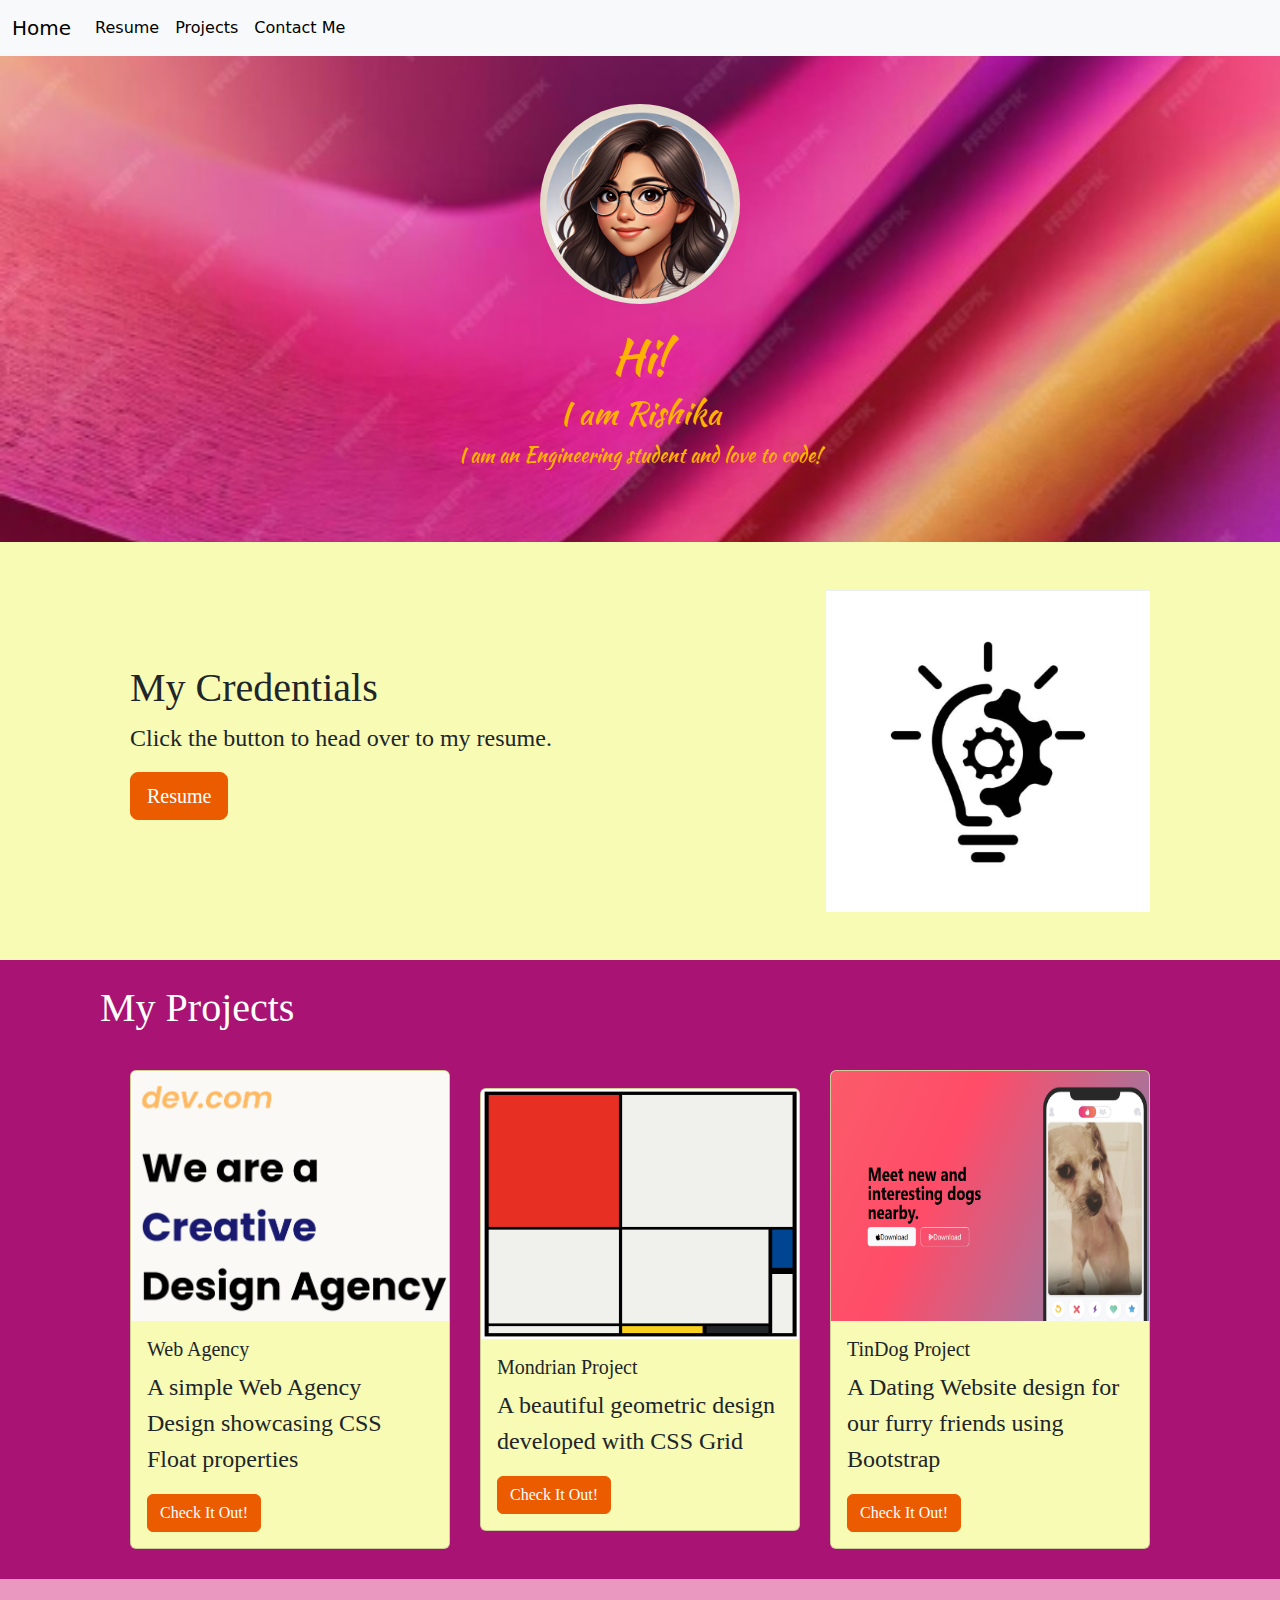
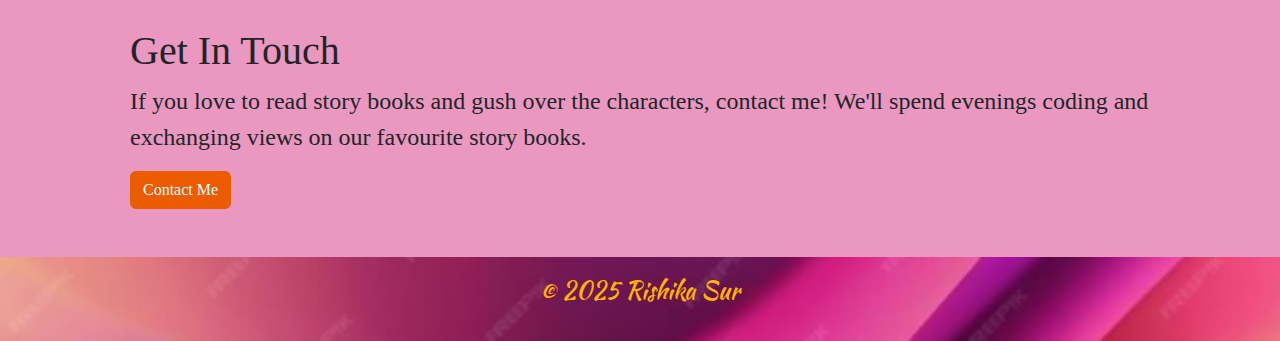
<file: index.html>
<!DOCTYPE html>
<html lang = "en">
    <head>
        <meta charset = "UTF-8">
        <title>Title</title>
        <link href="https://cdn.jsdelivr.net/npm/bootstrap@5.3.3/dist/css/bootstrap.min.css" rel="stylesheet" integrity="sha384-QWTKZyjpPEjISv5WaRU9OFeRpok6YctnYmDr5pNlyT2bRjXh0JMhjY6hW+ALEwIH" crossorigin="anonymous">
        <link rel="preconnect" href="https://fonts.googleapis.com">
        <link rel="preconnect" href="https://fonts.gstatic.com" crossorigin>
        <link href="https://fonts.googleapis.com/css2?family=Kaushan+Script&display=swap" rel="stylesheet">
        <link href="./style.css" rel="stylesheet"/>
    </head>
    <body>
        <section id="navbar">
          <nav class="navbar navbar-expand-lg bg-body-tertiary">
            <div class="container-fluid">
              <a class="navbar-brand" href="#title">Home</a>
              <button class="navbar-toggler" type="button" data-bs-toggle="collapse" data-bs-target="#navbarSupportedContent" aria-controls="navbarSupportedContent" aria-expanded="false" aria-label="Toggle navigation">
                <span class="navbar-toggler-icon"></span>
              </button>
              <div class="collapse navbar-collapse" id="navbarSupportedContent">
                <ul class="navbar-nav me-auto mb-2 mb-lg-0">
                  <li class="nav-item">
                    <a class="nav-link active" aria-current="page" href="#resume">Resume</a>
                  </li>
                  <li class="nav-item">
                    <a class="nav-link active" href="#project">Projects</a>
                  </li>
                  <li class="nav-item">
                    <a class="nav-link active" href="#contact">Contact Me</a>
                  </li>
                </ul>
              </div>
            </div>
          </nav>

          <script src="https://cdn.jsdelivr.net/npm/bootstrap@5.3.3/dist/js/bootstrap.bundle.min.js" integrity="sha384-YvpcrYf0tY3lHB60NNkmXc5s9fDVZLESaAA55NDzOxhy9GkcIdslK1eN7N6jIeHz" crossorigin="anonymous"></script>
        </section>
        <section id="title">
            <div class="px-4 py-5  text-center">
                <img class="d-block mx-auto mb-4 profile-pic" src="./Profile Pic.webp" alt="Young woman with glasses" width="200" height="200">
                <h1 class="display-5">Hi!</h1>
                <div class="col-lg-6 mx-auto">
                    <h2>I am Rishika</h2>
                    <p class="lead mb-4">I am an Engineering student and love to code!</p>
                </div>
              </div>
        </section>
        <section id="non-title">
          <section id="resume">
            <div class="container">
              <div class="row align-items-center text-center text-lg-start p-5">
                <!-- Left Column -->
                <div class="col-md-8 pb-5 left">
                  <h1>My Credentials</h1>
                  <p class="fw-light">
                    Click the button to head over to my resume.
                  </p>
                  <a href="./Resume/resume.html" class="btn btn-primary btn-lg">
                    Resume
                  </a>
                </div>
          
                <!-- Right Column -->
                <div class="col-md-4">
                  <img src="./skills-logo.png" alt="skills-logo" class="img-fluid mx-auto d-block d-lg-inline" height="300" />
                </div>
              </div>
            </div>
          </section>
          
          <section id="project">
            <h1 class="container pt-4 text-sm-center text-lg-start" style="padding-left: 30px;">My Projects</h1>
            <div class="d-flex flex-sm-column flex-md-row justify-content-center align-items-center">
              <div class="card" style="width: 20rem;">
                <img src="./Web_Agency/Web_Agency_ss.png" class="card-img-top" alt="Web_Agency_ss" height="250">
                <div class="card-body">
                  <h5 class="card-title">Web Agency</h5>
                  <p class="card-text">A simple Web Agency Design showcasing CSS Float properties</p>
                  <a href="./Web_Agency/Web_Agency.html" class="btn btn-primary">Check It Out!</a>
                </div>
              </div>
              <div class="card" style="width: 20rem;">
                <img src="./Mondrian/Mondrian_ss.png" class="card-img-top" alt="Mondrian_ss" height="250">
                <div class="card-body">
                  <h5 class="card-title">Mondrian Project</h5>
                  <p class="card-text">A beautiful geometric design developed with CSS Grid</p>
                  <a href="./Mondrian/Mondrian.html" class="btn btn-primary">Check It Out!</a>
                </div>
              </div>
              <div class="card" style="width: 20rem;">
                <img src="./TinDog/TinDog_ss.png" class="card-img-top" alt="TinDog_ss" height="250">
                <div class="card-body">
                  <h5 class="card-title">TinDog Project</h5>
                  <p class="card-text">A Dating Website design for our furry friends using Bootstrap</p>
                  <a href="./TinDog/TinDog.html" class="btn btn-primary">Check It Out!</a>
                </div>
              </div>
            </div>
          </section>
          <section id="contact">
            <div class="container">
              <div class="row text-center text-lg-start p-5">
                <div class="col-12">
                  <h1>Get In Touch</h1>
                  <p class="fw-light">
                    If you love to read story books and gush over the characters, contact me! 
                    We'll spend evenings coding and exchanging views on our favourite story books.
                  </p>
                </div>
                <div class="col-12 d-flex justify-content-center justify-content-lg-start">
                  <a href="./Resume/About_Me/contact.html" class="btn btn-primary">Contact Me</a>
                </div>
              </div>
            </div>
            
          </section>
          <section id="footer">
            <div class="container">
              <footer class="py-3">
                <p class="text-center">© 2025 Rishika Sur</p>
              </footer>
            </div>
          </section>
        </section>
    </body> 
</html>
</file>
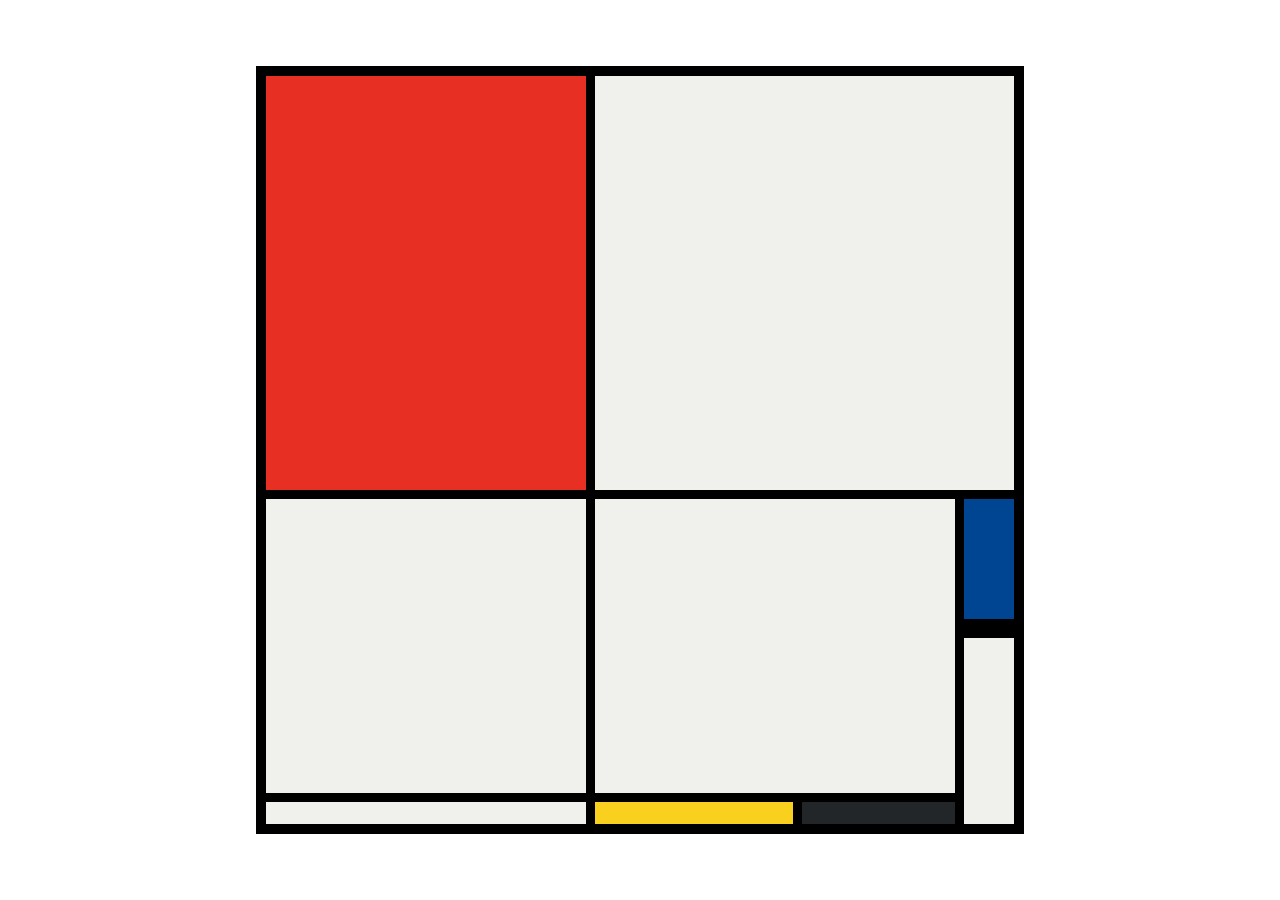
<file: Mondrian/Mondrian.html>
<!DOCTYPE html>
<html lang="en">

<head>
  <meta charset="UTF-8">
  <meta name="viewport" content="width=device-width, initial-scale=1.0">
  <title>Mondrian Project</title>
  <style>
    /* 
    Write your CSS here 
    Gap Colour: #000
    White: #F0F1EC
    Red: #E72F24
    Black: #232629
    Blue: #004592
    Yellow: #F9D01E
    */
    body{
      display: flex;
      justify-content: center;
      align-items: center;
      height: 100vh;
      padding: 0;
      margin: 0;
    }
    .grid-container{
      height: 748px;
      width: 748px;
      display: grid;
      background-color: #000;
      grid-template-rows: 414px 130px 155px 22px;
      grid-template-columns: 320px 198px 153px 50px;
      gap: 9px;
      border: 10px solid black;
    }

    .item{
      background-color: #F0F1EC;
    }
    .red{
      background-color: #E72F24;
    }

    .white1{
      grid-column: span 3;
    }

    .white2{
      grid-row: span 2;
    }

    .white3{
      grid-area: 2/2/4/4;
    }

    .blue{
      background-color: #004592;
      border-bottom: 10px solid black;
    }

    .white4{
      grid-area: 4/1/-1/2;
    }
    .yellow{
      grid-area:4/2/-1/3;
      background-color: #F9D01E;
    }

    .black{
      grid-area:4/3/-1/4;
      background-color: #232629;
    }
    .white5{
      grid-row: span 2;
    }
  </style>
</head>

<body>
  <div class = "grid-container">
  <div class = "item red"></div>
  <div class = "item white1"></div>
  <div class = "item white2"></div>

  <div class = "item white3"></div>
  <div class = "item blue"></div>

  <div class = "item white4"></div>
  <div class = "item yellow"></div>
  <div class = "item black"></div>
  <div class = "item white5"></div>
  
</div>
</body>

</html>
</file>
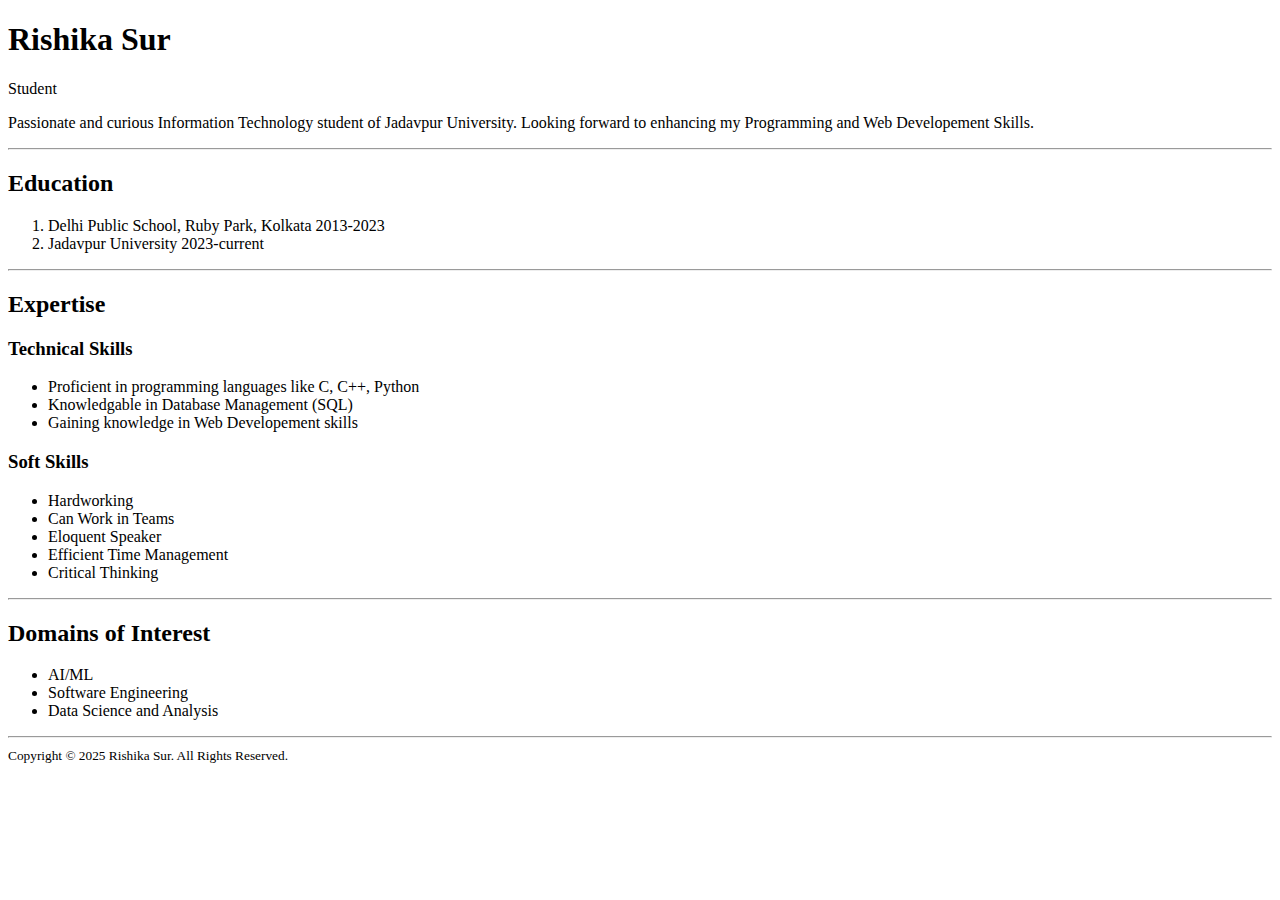
<file: Resume/resume.html>
<!DOCTYPE html>
<html lang = "en">
    <head>
        <meta charset = "UTF-8">
        <title>Resume</title>
    </head>
    <body>
        <h1>Rishika Sur</h1>
        <p>Student</p>
        <p>Passionate and curious Information Technology student of Jadavpur University. Looking forward to enhancing my Programming
            and Web Developement Skills.</p>
        <hr />
        <h2>Education</h2>
        <ol>
            <li>Delhi Public School, Ruby Park, Kolkata 2013-2023</li>
            <li>Jadavpur University 2023-current</li>
        </ol>
        <hr />
        <h2>Expertise</h2>
            <h3>Technical Skills</h3>
            <ul>
                <li>Proficient in programming languages like C, C++, Python</li>
                <li>Knowledgable in Database Management (SQL)</li>
                <li>Gaining knowledge in Web Developement skills</li>
            </ul>
            <h3>Soft Skills</h3>
            <ul>
                <li>Hardworking</li>
                <li>Can Work in Teams</li>
                <li>Eloquent Speaker</li>
                <li>Efficient Time Management</li>
                <li>Critical Thinking</li>
            </ul>
        <hr />
        <h2>Domains of Interest</h2>
        <ul>
            <li>AI/ML</li>
            <li>Software Engineering</li>
            <li>Data Science and Analysis</li>
        </ul>
        <hr />
        <footer>
            <small>
              Copyright © 2025 Rishika Sur. All Rights Reserved.
            </small>
          </footer>
    </body>
</html>
</file>
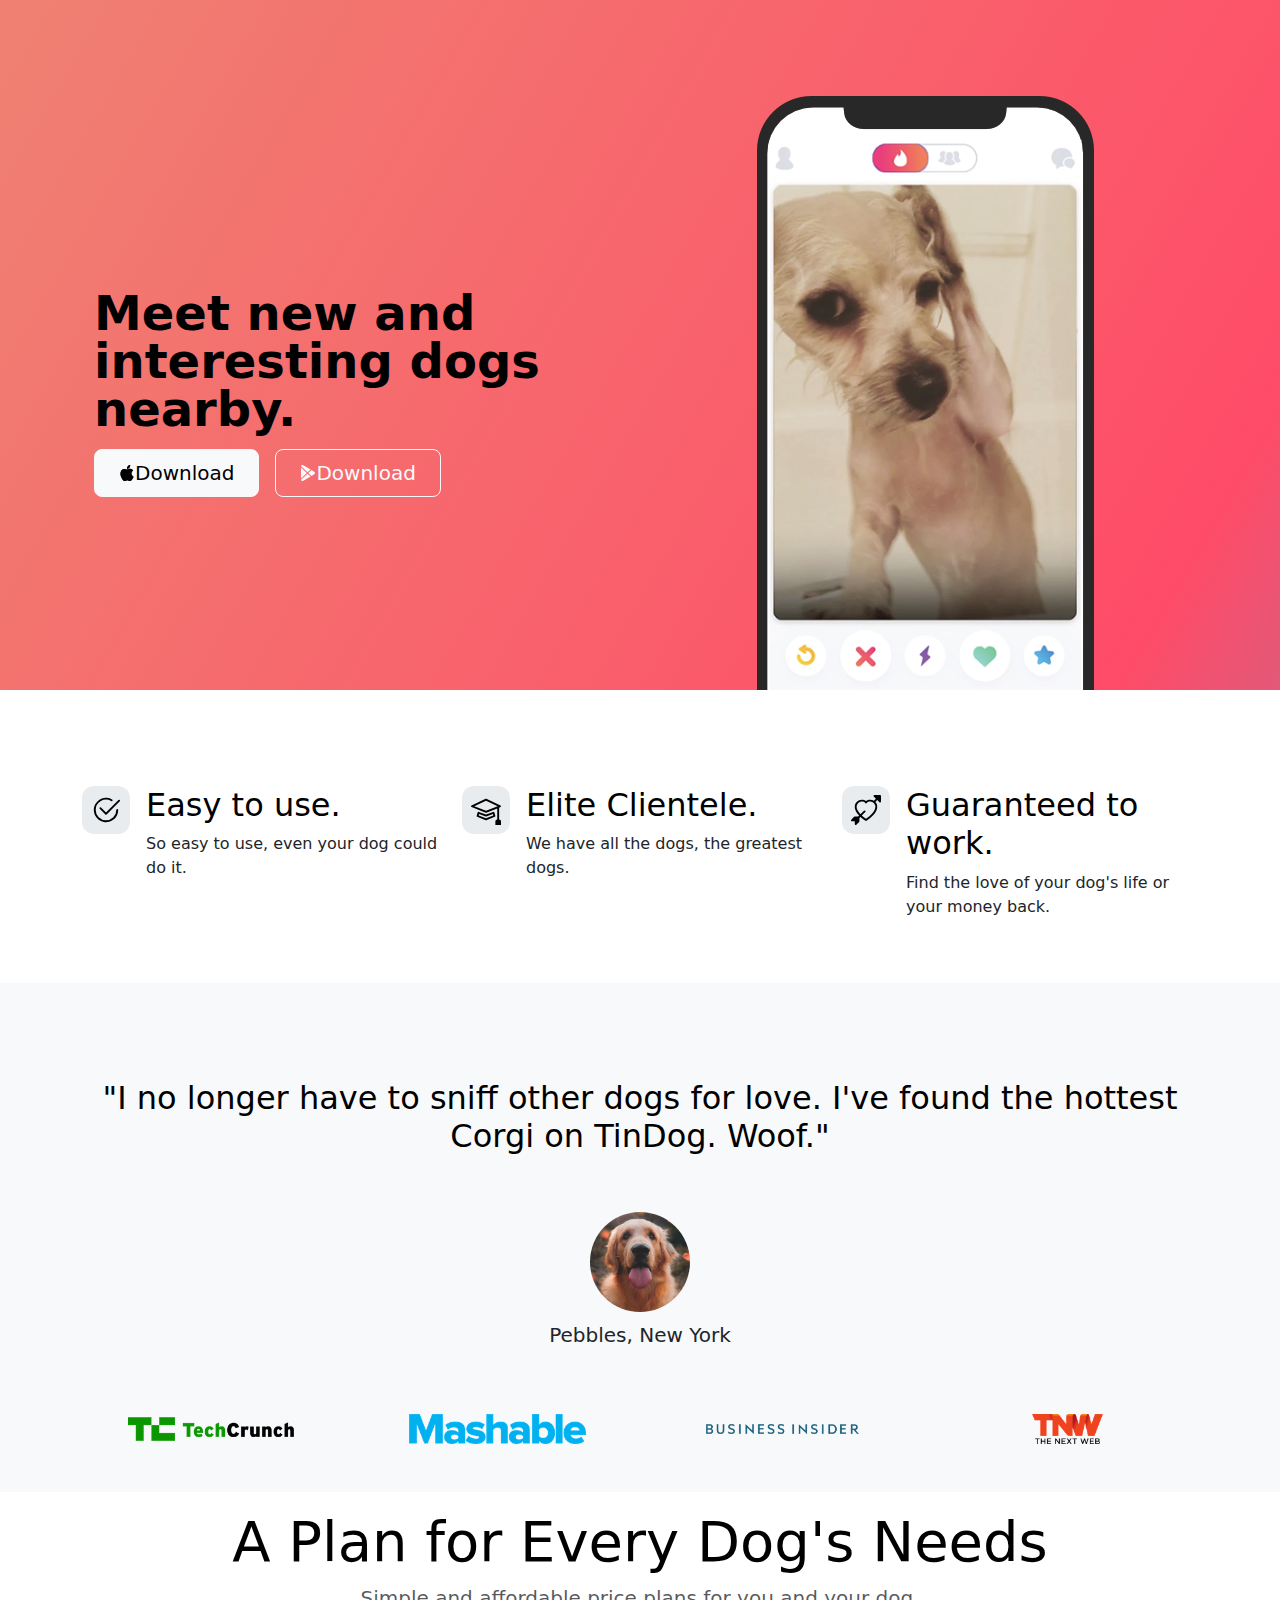
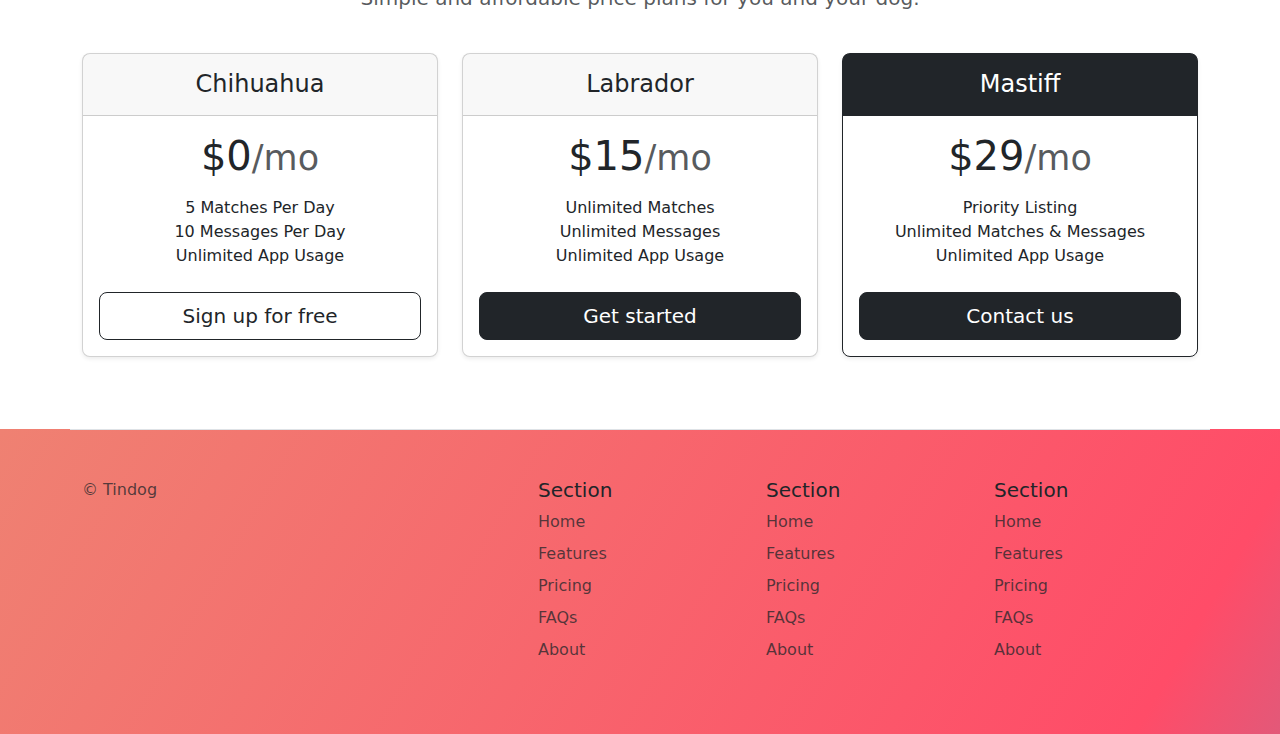
<file: TinDog/TinDog.html>
<!DOCTYPE html>
<html lang="en">

<head>
  <meta charset="UTF-8">
  <meta name="viewport" content="width=device-width, initial-scale=1.0">
  <title>TinDog</title>
  <link href="https://cdn.jsdelivr.net/npm/bootstrap@5.3.3/dist/css/bootstrap.min.css" rel="stylesheet" integrity="sha384-QWTKZyjpPEjISv5WaRU9OFeRpok6YctnYmDr5pNlyT2bRjXh0JMhjY6hW+ALEwIH" crossorigin="anonymous">
  <link href="./css/style.css" rel="stylesheet">
</head>

<body>

  <!-- Title -->
  <section id="title" class="gradient-background">

    <div class="container col-xxl-8 px-4 pt-5">
      <div class="row flex-lg-row-reverse align-items-center g-5 pt-5">
        <div class="col-10 col-sm-8 col-lg-6">
          <img src="./images/iphone.png" class="d-block mx-lg-auto img-fluid" alt="Bootstrap Themes" height="200" loading="lazy">
        </div>
        <div class="col-lg-6">
          <h1 class="display-5 fw-bold text-body-emphasis lh-1 mb-3">Meet new and interesting dogs nearby.</h1>
          <div class="d-grid gap-2 d-md-flex justify-content-md-start">
            <button type="button" class="btn btn-primary btn-lg px-4 me-md-2 btn-light" fdprocessedid="coi5f"><svg xmlns="http://www.w3.org/2000/svg" width="16" height="16" fill="currentColor"
              class="bi bi-apple mb-1" viewBox="0 0 16 16">
              <path
                d="M11.182.008C11.148-.03 9.923.023 8.857 1.18c-1.066 1.156-.902 2.482-.878 2.516.024.034 1.52.087 2.475-1.258.955-1.345.762-2.391.728-2.43Zm3.314 11.733c-.048-.096-2.325-1.234-2.113-3.422.212-2.189 1.675-2.789 1.698-2.854.023-.065-.597-.79-1.254-1.157a3.692 3.692 0 0 0-1.563-.434c-.108-.003-.483-.095-1.254.116-.508.139-1.653.589-1.968.607-.316.018-1.256-.522-2.267-.665-.647-.125-1.333.131-1.824.328-.49.196-1.422.754-2.074 2.237-.652 1.482-.311 3.83-.067 4.56.244.729.625 1.924 1.273 2.796.576.984 1.34 1.667 1.659 1.899.319.232 1.219.386 1.843.067.502-.308 1.408-.485 1.766-.472.357.013 1.061.154 1.782.539.571.197 1.111.115 1.652-.105.541-.221 1.324-1.059 2.238-2.758.347-.79.505-1.217.473-1.282Z" />
              <path
                d="M11.182.008C11.148-.03 9.923.023 8.857 1.18c-1.066 1.156-.902 2.482-.878 2.516.024.034 1.52.087 2.475-1.258.955-1.345.762-2.391.728-2.43Zm3.314 11.733c-.048-.096-2.325-1.234-2.113-3.422.212-2.189 1.675-2.789 1.698-2.854.023-.065-.597-.79-1.254-1.157a3.692 3.692 0 0 0-1.563-.434c-.108-.003-.483-.095-1.254.116-.508.139-1.653.589-1.968.607-.316.018-1.256-.522-2.267-.665-.647-.125-1.333.131-1.824.328-.49.196-1.422.754-2.074 2.237-.652 1.482-.311 3.83-.067 4.56.244.729.625 1.924 1.273 2.796.576.984 1.34 1.667 1.659 1.899.319.232 1.219.386 1.843.067.502-.308 1.408-.485 1.766-.472.357.013 1.061.154 1.782.539.571.197 1.111.115 1.652-.105.541-.221 1.324-1.059 2.238-2.758.347-.79.505-1.217.473-1.282Z" />
              </svg>Download</button>
            <button type="button" class="btn btn-outline-secondary btn-lg px-4 btn-outline-light" fdprocessedid="sktqpb"><svg xmlns="http://www.w3.org/2000/svg" width="16" height="16" fill="currentColor"
              class="bi bi-google-play mb-1" viewBox="0 0 16 16">
              <path
                d="M14.222 9.374c1.037-.61 1.037-2.137 0-2.748L11.528 5.04 8.32 8l3.207 2.96 2.694-1.586Zm-3.595 2.116L7.583 8.68 1.03 14.73c.201 1.029 1.36 1.61 2.303 1.055l7.294-4.295ZM1 13.396V2.603L6.846 8 1 13.396ZM1.03 1.27l6.553 6.05 3.044-2.81L3.333.215C2.39-.341 1.231.24 1.03 1.27Z" />
              </svg>Download</button>
          </div>
        </div>
      </div>
    </div>
  </section>
  <!-- Features -->
  <section id="features">
    <div class="container mt-5">
      <div class=" row g-4 py-5 row-cols-1 row-cols-lg-3">
        <div class="col d-flex align-items-start">
          <div class="icon-square text-body-emphasis bg-body-secondary d-inline-flex align-items-center justify-content-center fs-4 flex-shrink-0 me-3">
            <svg xmlns="http://www.w3.org/2000/svg" height="30" fill="currentColor" class="bi bi-check2-circle"
            viewBox="0 0 16 16">
            <path
              d="M2.5 8a5.5 5.5 0 0 1 8.25-4.764.5.5 0 0 0 .5-.866A6.5 6.5 0 1 0 14.5 8a.5.5 0 0 0-1 0 5.5 5.5 0 1 1-11 0z" />
            <path
              d="M15.354 3.354a.5.5 0 0 0-.708-.708L8 9.293 5.354 6.646a.5.5 0 1 0-.708.708l3 3a.5.5 0 0 0 .708 0l7-7z" />
          </svg>
          </div>
          <div>
            <h3 class="fs-2 text-body-emphasis">Easy to use.</h3>
            <p>So easy to use, even your dog could do it.</p>
          </div>
        </div>
        <div class="col d-flex align-items-start">
          <div class="icon-square text-body-emphasis bg-body-secondary d-inline-flex align-items-center justify-content-center fs-4 flex-shrink-0 me-3">
            <svg xmlns="http://www.w3.org/2000/svg" height="30" fill="currentColor" class="bi bi-mortarboard" viewBox="0 0 16 16">
              <path d="M8.211 2.047a.5.5 0 0 0-.422 0l-7.5 3.5a.5.5 0 0 0 .025.917l7.5 3a.5.5 0 0 0 .372 0L14 7.14V13a1 1 0 0 0-1 1v2h3v-2a1 1 0 0 0-1-1V6.739l.686-.275a.5.5 0 0 0 .025-.917l-7.5-3.5ZM8 8.46 1.758 5.965 8 3.052l6.242 2.913L8 8.46Z"/>
              <path d="M4.176 9.032a.5.5 0 0 0-.656.327l-.5 1.7a.5.5 0 0 0 .294.605l4.5 1.8a.5.5 0 0 0 .372 0l4.5-1.8a.5.5 0 0 0 .294-.605l-.5-1.7a.5.5 0 0 0-.656-.327L8 10.466 4.176 9.032Zm-.068 1.873.22-.748 3.496 1.311a.5.5 0 0 0 .352 0l3.496-1.311.22.748L8 12.46l-3.892-1.556Z"/>
            </svg>
          </div>
          <div>
            <h3 class="fs-2 text-body-emphasis">Elite Clientele.</h3>
            <p>We have all the dogs, the greatest dogs.</p>
          </div>
        </div>
        <div class="col d-flex align-items-start">
          <div class="icon-square text-body-emphasis bg-body-secondary d-inline-flex align-items-center justify-content-center fs-4 flex-shrink-0 me-3">
            <svg xmlns="http://www.w3.org/2000/svg" height="30" fill="currentColor" class="bi bi-arrow-through-heart"
              viewBox="0 0 16 16">
              <path fill-rule="evenodd"
                d="M2.854 15.854A.5.5 0 0 1 2 15.5V14H.5a.5.5 0 0 1-.354-.854l1.5-1.5A.5.5 0 0 1 2 11.5h1.793l.53-.53c-.771-.802-1.328-1.58-1.704-2.32-.798-1.575-.775-2.996-.213-4.092C3.426 2.565 6.18 1.809 8 3.233c1.25-.98 2.944-.928 4.212-.152L13.292 2 12.147.854A.5.5 0 0 1 12.5 0h3a.5.5 0 0 1 .5.5v3a.5.5 0 0 1-.854.354L14 2.707l-1.006 1.006c.236.248.44.531.6.845.562 1.096.585 2.517-.213 4.092-.793 1.563-2.395 3.288-5.105 5.08L8 13.912l-.276-.182a21.86 21.86 0 0 1-2.685-2.062l-.539.54V14a.5.5 0 0 1-.146.354l-1.5 1.5Zm2.893-4.894A20.419 20.419 0 0 0 8 12.71c2.456-1.666 3.827-3.207 4.489-4.512.679-1.34.607-2.42.215-3.185-.817-1.595-3.087-2.054-4.346-.761L8 4.62l-.358-.368c-1.259-1.293-3.53-.834-4.346.761-.392.766-.464 1.845.215 3.185.323.636.815 1.33 1.519 2.065l1.866-1.867a.5.5 0 1 1 .708.708L5.747 10.96Z" />
            </svg>
          </div>
          <div>
            <h3 class="fs-2 text-body-emphasis">Guaranteed to work.</h3>
            <p>Find the love of your dog's life or your money back.</p>
          </div>
        </div>
      </div>
    </div>
  </section>
  <!-- Testimonial -->
  <section id="testimonial">
    <div class="p-5 text-center bg-body-tertiary">
      <div class="container py-5">
        <h2 class="text-body-emphasis">"I no longer have to sniff other dogs for love. I've found the hottest Corgi on TinDog. Woof."</h2>
        <img src="./images/dog-img.jpg" alt="dog" class="mt-5 mb-2 profile-img"/>
        <p class="col-lg-8 mx-auto lead">
          Pebbles, New York
        </p>
      </div>
      <div class="container">
        <div class="row">
          <div class="col-lg-3 col-sm-12">
            <img src="./images/techcrunch.png" alt="techcrunch" height="30">
          </div>
          <div class="col-lg-3 col-sm-12">
            <img src="./images/mashable.png" alt="mashable" height="30">
          </div>
          <div class="col-lg-3 col-sm-12">
            <img src="./images/bizinsider.png" alt="bizinsider" height="30">
          </div>
          <div class="col-lg-3 col-sm-12">
            <img src="./images/tnw.png" alt="tnw" height="30">
          </div>
        </div>
      </div>
    </div>
  </section>
  <!-- Pricing -->
  <section id="pricing">
    <div class="container">
      <div class="pricing-header p-3 pb-md-4 mx-auto text-center">
        <h2 class="display-4 fw-normal text-body-emphasis">A Plan for Every Dog's Needs</h2>
        <p class="fs-5 text-body-secondary">Simple and affordable price plans for you and your dog.</p>
      </div>
      <div class="row row-cols-1 row-cols-md-3 mb-3 text-center">
        <div class="col">
          <div class="card mb-4 rounded-3 shadow-sm">
            <div class="card-header py-3">
              <h4 class="my-0 fw-normal">Chihuahua</h4>
            </div>
            <div class="card-body">
              <h1 class="card-title pricing-card-title">$0<small class="text-body-secondary fw-light">/mo</small></h1>
              <ul class="list-unstyled mt-3 mb-4">
                <li>5 Matches Per Day</li>
                <li>10 Messages Per Day</li>
                <li>Unlimited App Usage</li>
              </ul>
              <button type="button" class="w-100 btn btn-lg btn-outline-dark">Sign up for free</button>
            </div>
          </div>
        </div>
        <div class="col">
          <div class="card mb-4 rounded-3 shadow-sm">
            <div class="card-header py-3">
              <h4 class="my-0 fw-normal">Labrador</h4>
            </div>
            <div class="card-body">
              <h1 class="card-title pricing-card-title">$15<small class="text-body-secondary fw-light">/mo</small></h1>
              <ul class="list-unstyled mt-3 mb-4">
                <li>Unlimited Matches</li>
                <li>Unlimited Messages</li>
                <li>Unlimited App Usage</li>
              </ul>
              <button type="button" class="w-100 btn btn-lg btn-dark">Get started</button>
            </div>
          </div>
        </div>
        <div class="col">
          <div class="card mb-4 rounded-3 shadow-sm border-dark">
            <div class="card-header py-3 text-bg-dark border-dark">
              <h4 class="my-0 fw-normal">Mastiff</h4>
            </div>
            <div class="card-body">
              <h1 class="card-title pricing-card-title">$29<small class="text-body-secondary fw-light">/mo</small></h1>
              <ul class="list-unstyled mt-3 mb-4">
                <li>Priority Listing</li>
                <li>Unlimited Matches & Messages</li>
                <li>Unlimited App Usage</li>
              </ul>
              <button type="button" class="w-100 btn btn-lg btn-dark">Contact us</button>
            </div>
          </div>
        </div>
      </div>
    </div>

  </section>
  <!-- Footer -->
  <section id="footer" class="gradient-background">
    <div class="container">
      <footer class="row row-cols-1 row-cols-sm-2 row-cols-md-5 py-5 mt-5 border-top">
        <div class="col mb-3">
          <p class="text-body-secondary">© Tindog</p>
        </div>
    
        <div class="col mb-3">
    
        </div>
        <div class="col mb-3">
          <h5>Section</h5>
          <ul class="nav flex-column">
            <li class="nav-item mb-2"><a href="#" class="nav-link p-0 text-body-secondary">Home</a></li>
            <li class="nav-item mb-2"><a href="#" class="nav-link p-0 text-body-secondary">Features</a></li>
            <li class="nav-item mb-2"><a href="#" class="nav-link p-0 text-body-secondary">Pricing</a></li>
            <li class="nav-item mb-2"><a href="#" class="nav-link p-0 text-body-secondary">FAQs</a></li>
            <li class="nav-item mb-2"><a href="#" class="nav-link p-0 text-body-secondary">About</a></li>
          </ul>
        </div>
    
        <div class="col mb-3">
          <h5>Section</h5>
          <ul class="nav flex-column">
            <li class="nav-item mb-2"><a href="#" class="nav-link p-0 text-body-secondary">Home</a></li>
            <li class="nav-item mb-2"><a href="#" class="nav-link p-0 text-body-secondary">Features</a></li>
            <li class="nav-item mb-2"><a href="#" class="nav-link p-0 text-body-secondary">Pricing</a></li>
            <li class="nav-item mb-2"><a href="#" class="nav-link p-0 text-body-secondary">FAQs</a></li>
            <li class="nav-item mb-2"><a href="#" class="nav-link p-0 text-body-secondary">About</a></li>
          </ul>
        </div>
    
        <div class="col mb-3">
          <h5>Section</h5>
          <ul class="nav flex-column">
            <li class="nav-item mb-2"><a href="#" class="nav-link p-0 text-body-secondary">Home</a></li>
            <li class="nav-item mb-2"><a href="#" class="nav-link p-0 text-body-secondary">Features</a></li>
            <li class="nav-item mb-2"><a href="#" class="nav-link p-0 text-body-secondary">Pricing</a></li>
            <li class="nav-item mb-2"><a href="#" class="nav-link p-0 text-body-secondary">FAQs</a></li>
            <li class="nav-item mb-2"><a href="#" class="nav-link p-0 text-body-secondary">About</a></li>
          </ul>
        </div>
      </footer>
    </div>
  </div>
  </section>
</body>

</html>
</file>
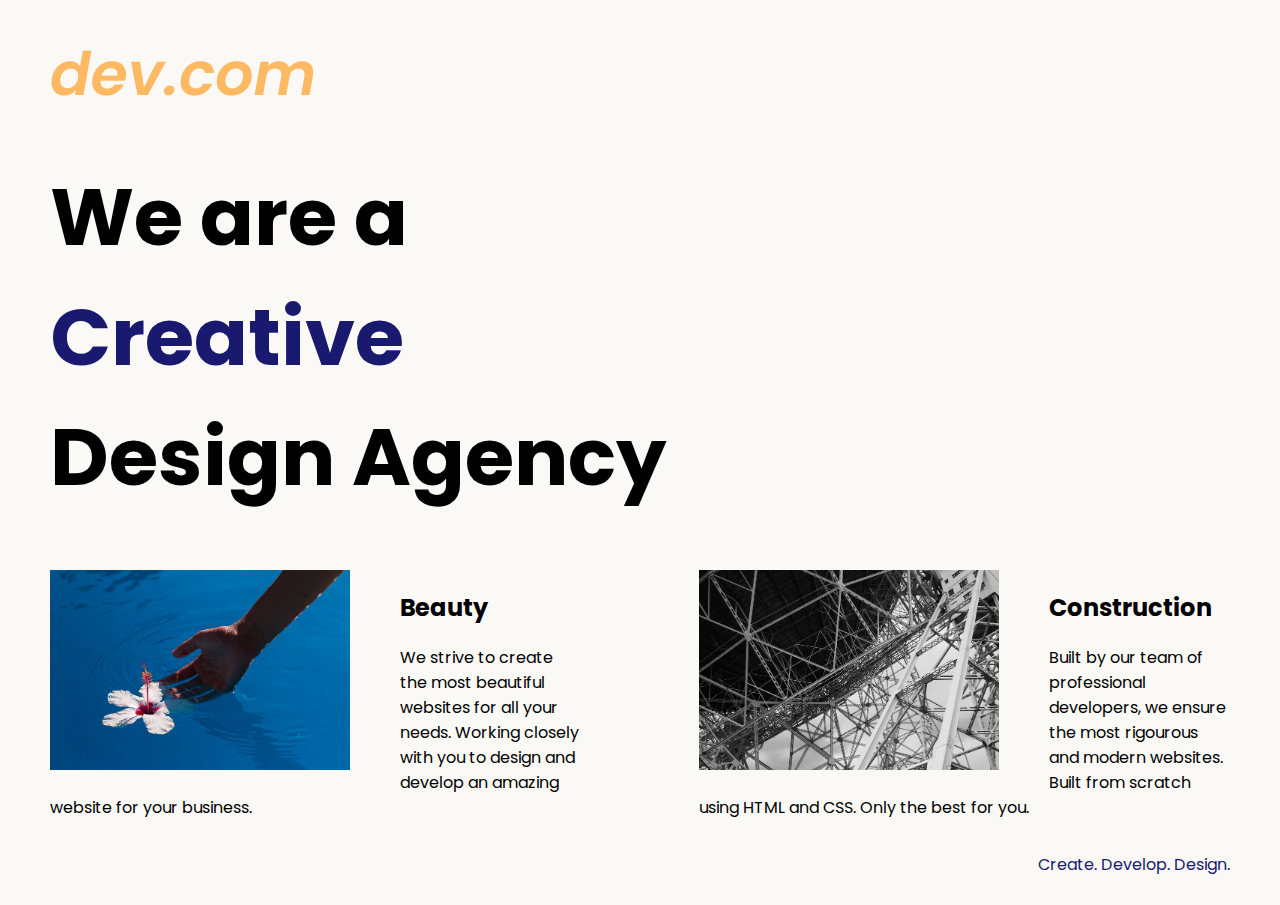
<file: Web_Agency/Web_Agency.html>
<!DOCTYPE html>
<html lang="en">

<head>
  <meta charset="UTF-8">
  <meta name="viewport" content="width=device-width, initial-scale=1.0">
  <title>Agency</title>
  <link rel="stylesheet" href="./style.css">
  <link rel="preconnect" href="https://fonts.googleapis.com">
  <link rel="preconnect" href="https://fonts.gstatic.com" crossorigin>
  <link href="https://fonts.googleapis.com/css2?family=Poppins:wght@400;700&display=swap" rel="stylesheet">
</head>

<body>
  <div class="main">
    <img class="logo" src="./assets/images/logo.png" alt="logo">
    <h1>We are a <br/><scan class="change">Creative</scan><br/> Design Agency</h1>
    <div class="left card"><img class="tile-image" src="./assets/images/beautiful.jpg" alt="hand and flower in water">
      <h2 class="card-title">Beauty</h2>
      <p class="card-text">We strive to create the most beautiful websites for all your needs. Working closely with you
        to
        design and
        develop an amazing website for your business.</p>
    </div>

    <div class="right card"><img class="tile-image" src="./assets/images/construction.jpg" alt="metal structure">
      <h2 class="card-title">Construction</h2>
      <p>Built by our team of professional developers, we ensure the most rigourous and modern websites. Built from
        scratch using HTML and CSS. Only the best for you.</p>
    </div>

  </div>
  <footer>
    <p>Create. Develop. Design.</p>
  </footer>
</body>

</html>
</file>
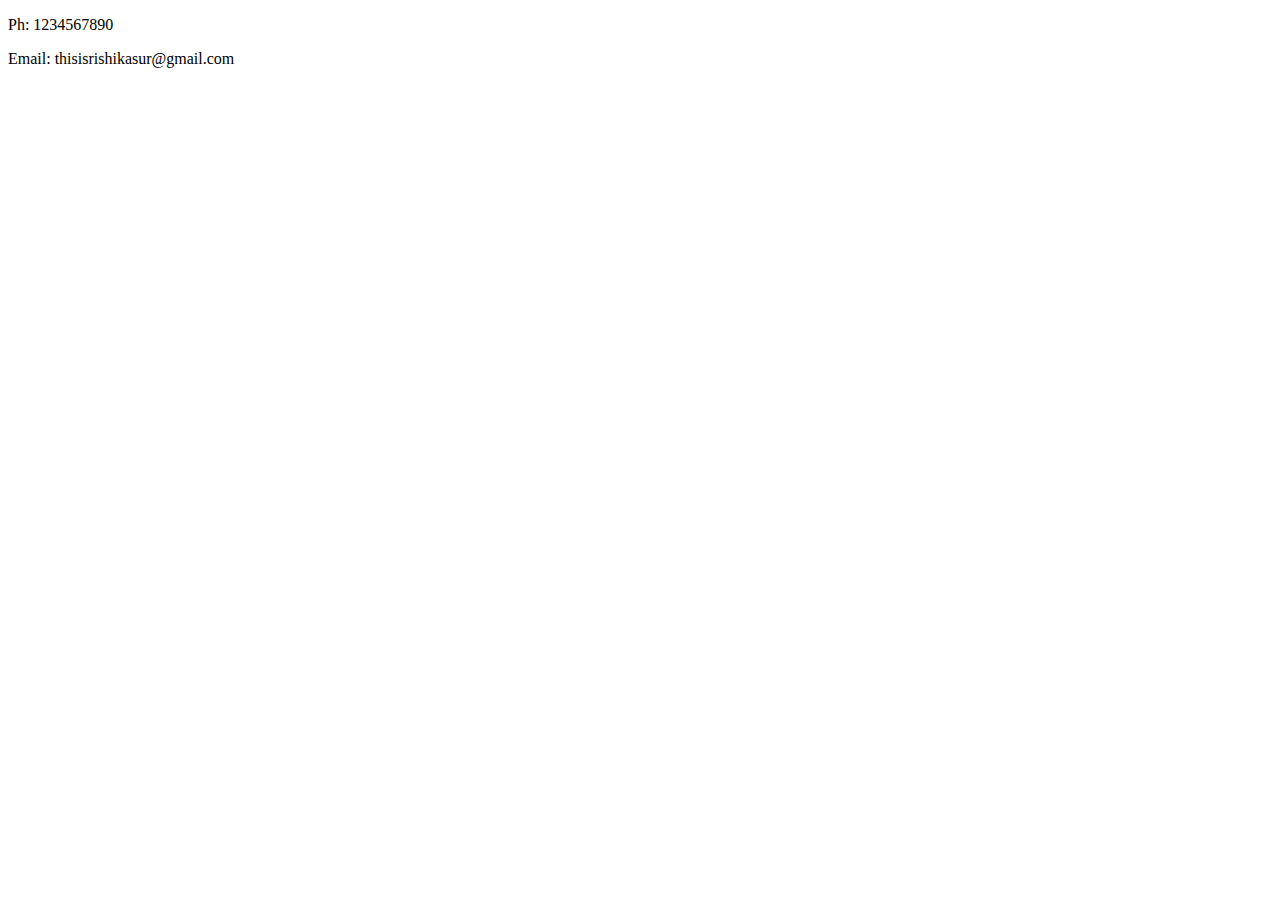
<file: Resume/About_Me/contact.html>
<!DOCTYPE html>
<html lang = "en">
    <head>
        <meta charset = "UTF-8">
        <title>Contact Me</title>
    </head>
    <body>
      <p>Ph: 1234567890</p>
      <p>Email: thisisrishikasur@gmail.com</p>
    </body>
</html>
</file>
<file: style.css>
#title, #footer{
    background-image: url(./Background.png);
    background-repeat: no-repeat;
    background-size: cover;
    color: #FFB200;
    font-family: "Kaushan Script", serif;
    font-weight: 500;
    font-style: normal;
}

.profile-pic{
    border-radius: 50%;
}

.btn-primary {
    background-color: #EB5B00; /* Custom background color */
    border-color: #EB5B00;    /* Custom border color */
}

.btn-primary:hover {
    background-color: #C70039; /* Custom hover color */
    border-color: #C70039;
}

a {
    color: white;        /* Set text color to white */
    text-decoration: none; /* Remove the underline */
    cursor: default;     /* Change cursor to default (not pointer) */
}

#non-title{
    font-family:Georgia, 'Times New Roman', Times, serif;
    font-size: x-large;
    font-weight: 400;
    font-style: normal;
}
#resume{
    background-color: #f7fbb4;
}

.left{
    margin-top: 30px;
}

#project{
    background-color: #A81374;
}
#project > div{
    padding-top: 30px;
    padding-bottom: 30px;
    gap: 30px;
}
#project > h1{
    color: white;
}
.card{
    background-color: #f7fbb4;
}

#contact{
    background-color: #DA498D90;
}
</file>
<file: TinDog/css/style.css>
.gradient-background {
  background: linear-gradient(300deg, #00bfff, #ff4c68, #ef8172);
  background-size: 180% 180%;
  animation: gradient-animation 18s ease infinite;
}

@keyframes gradient-animation {
  0% {
    background-position: 0% 50%;
  }
  50% {
    background-position: 100% 50%;
  }
  100% {
    background-position: 0% 50%;
  }
}

.icon-square {
  width: 3rem;
  height: 3rem;
  border-radius: 0.75rem;
}

.profile-img {
  height: 100px;
  border-radius: 50%;
}
</file>
<file: Web_Agency/style.css>
body {
  font-family: "Poppins", sans-serif;
  margin: 50px 50px 0 50px;
  background-color: #faf9f6;
  display: flex;
  flex-direction: column;
  min-height: 95vh;
}

main{
  flex: 1;
}
h1 {
  font-size: 5rem;
}

footer {
  text-align: right;
  color: midnightblue;
}

.tile-image{
  margin-right: 50px;
  float:left;
  height: 200px;
}
.card{
  width: 45%;
}
.left{
  float: left;
}

.right{
  float: right;
}

.change{
  color: midnightblue;
}

  @media (max-width: 680px) {
    .logo {
      width: 100px;
    }
  
    h1 {
      font-size: 3.5rem;
      text-align: center;
    }
  
    .card {
      width: 100%;
      display: block;
      margin-bottom: 30px;
      text-align: justify;
    }

    .tile-image{
      width: 100%;
      margin-bottom: 10px;
    }
  
}
</file>
